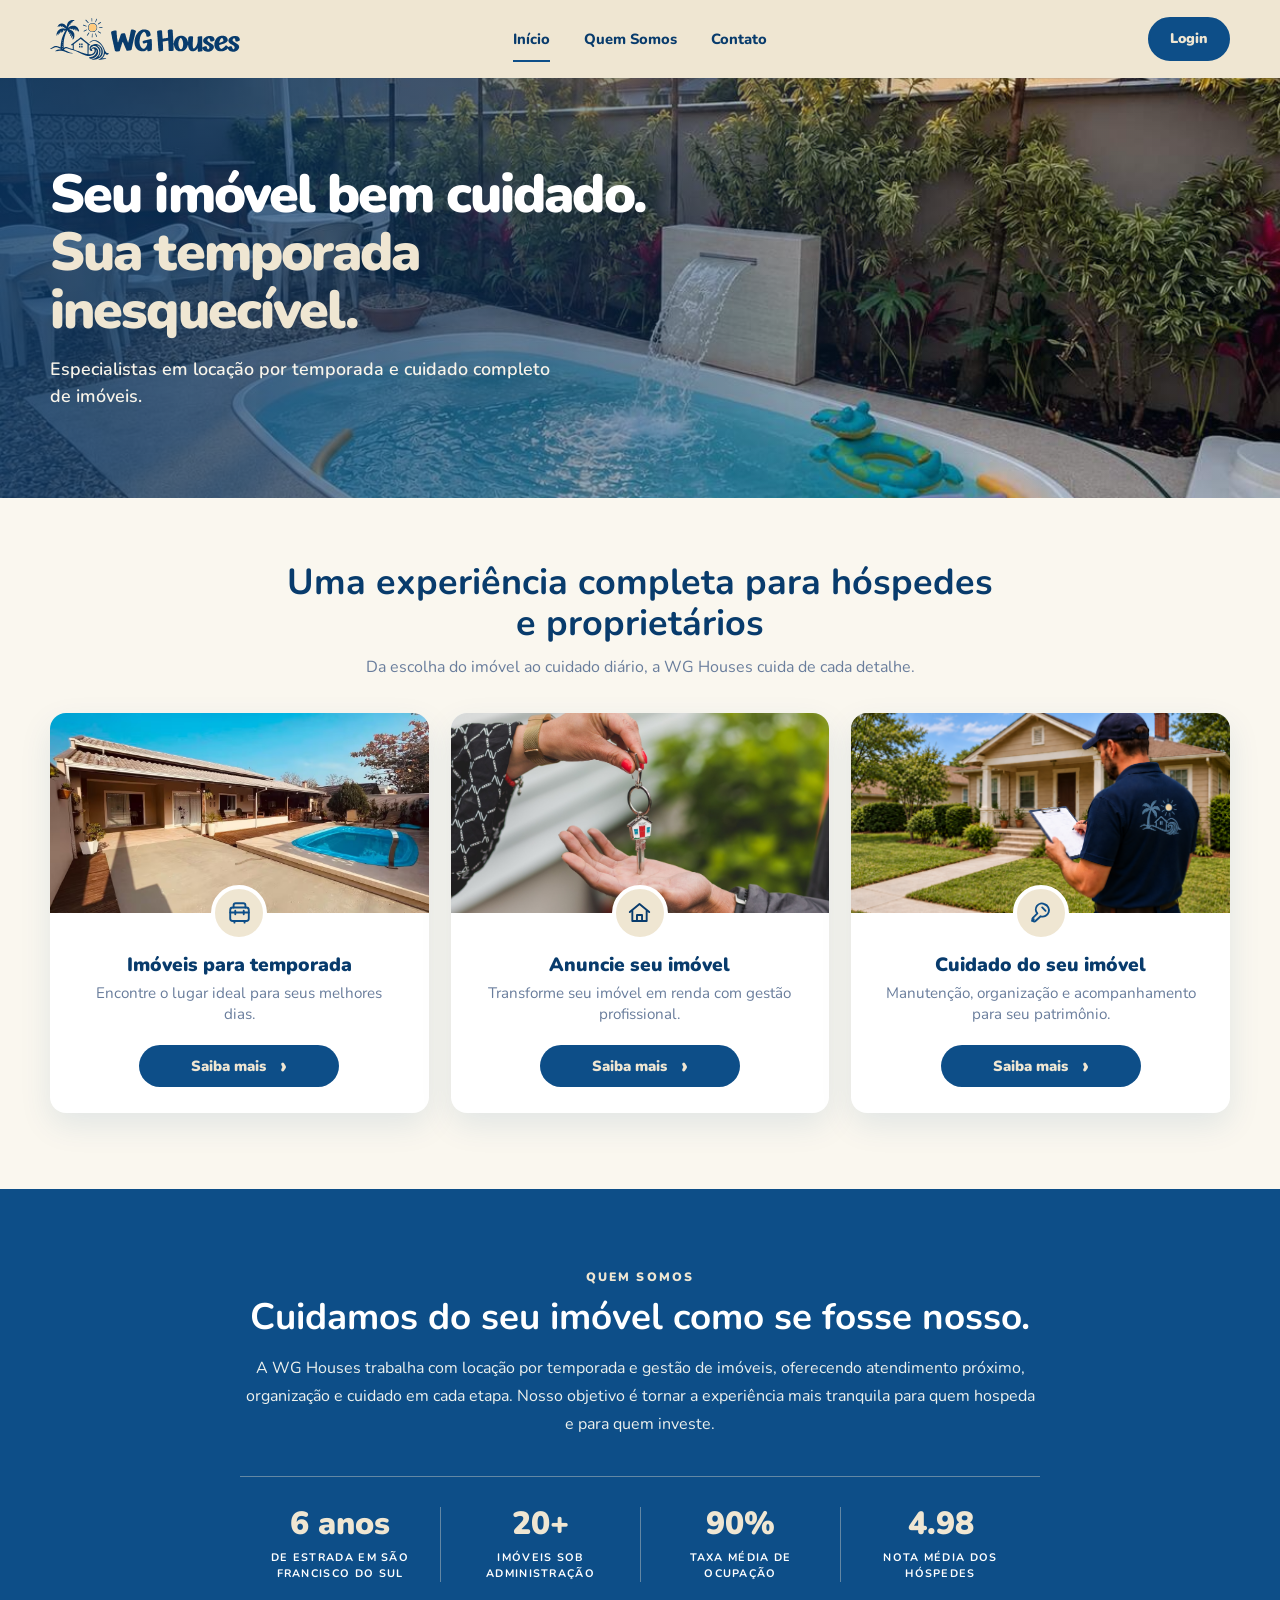
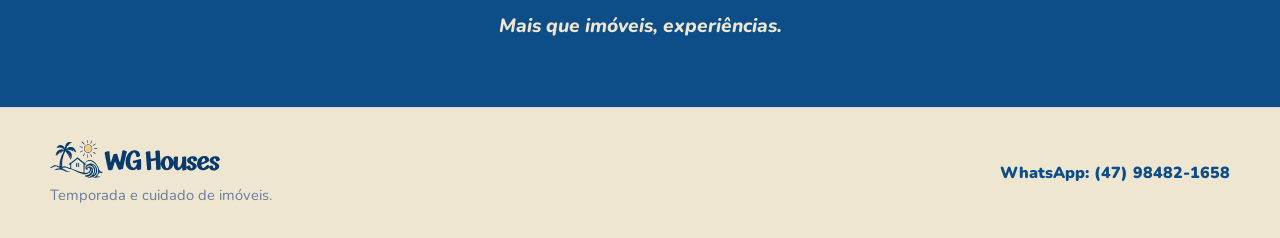
<file: index.html>
<!doctype html>
<html lang="pt-BR">
<head>
<meta charset="utf-8"><meta name="viewport" content="width=device-width, initial-scale=1">
<title>WG Houses | Temporada e cuidado de imóveis</title>
<meta name="description" content="Imóveis para temporada, gestão de locação e cuidado completo do seu imóvel.">
<link rel="icon" href="images/logo/favicon.png" type="image/png">
<link rel="preconnect" href="https://fonts.googleapis.com"><link rel="preconnect" href="https://fonts.gstatic.com" crossorigin>
<link href="https://fonts.googleapis.com/css2?family=Nunito:wght@400;600;700;800;900&display=swap" rel="stylesheet">
<style>
:root{--blue:#0d4e88;--blue-dark:#083b6c;--sand:#EFE6D2;--cream:#FAF7EF;--ink:#173552;--muted:#697d9c;--white:#fff;--header-h:78px;--wrap:1180px;--shadow:0 12px 32px rgba(13,78,136,.10)}*{box-sizing:border-box}html{scroll-behavior:smooth;scroll-padding-top:var(--header-h)}body{margin:0;overflow-x:hidden;color:var(--ink);font-family:"Nunito",system-ui,sans-serif;font-size:16px;line-height:1.5;background:var(--cream)}a{color:inherit}img{max-width:100%}.wrap{width:min(var(--wrap),calc(100% - 48px));margin-inline:auto}.header{position:fixed;inset:0 0 auto;z-index:50;height:var(--header-h);background:var(--sand);box-shadow:0 1px 0 rgba(13,78,136,.08)}.header-inner{height:100%;display:grid;grid-template-columns:1fr auto 1fr;align-items:center;gap:24px}.brand{display:inline-flex;align-items:center;width:190px;height:56px}.brand img{width:100%;height:100%;object-fit:contain;object-position:left center}.nav{height:100%;display:flex;align-items:center;gap:34px;font-size:.92rem;font-weight:800;color:var(--blue-dark)}.nav a{position:relative;display:flex;align-items:center;height:100%;text-decoration:none;white-space:nowrap}.nav a::after{content:"";position:absolute;left:50%;right:50%;bottom:16px;height:2px;background:var(--blue);transition:.25s ease}.nav a:hover::after,.nav a.active::after{left:0;right:0}.nav .nav-login{display:none}.login-link{justify-self:end;color:var(--sand);background:var(--blue);font-size:.88rem;font-weight:900;text-decoration:none;padding:9px 20px;border:2px solid var(--blue);border-radius:999px}.menu-toggle{display:none;border:0;background:transparent;padding:10px}.menu-toggle span{display:block;width:24px;height:3px;margin:5px;border-radius:2px;background:var(--blue)}main{padding-top:var(--header-h)}.hero{position:relative;min-height:420px;display:flex;align-items:center;background:url('images/home/hero-piscina.jpeg') center 55%/cover no-repeat}.hero-overlay{position:absolute;inset:0;background:linear-gradient(90deg,rgba(8,59,108,.78) 0%,rgba(8,59,108,.50) 42%,rgba(8,59,108,.08) 78%)}.hero-content{position:relative;z-index:1;padding:72px 0;color:var(--white)}.hero h1{margin:0;max-width:620px;font-size:clamp(2rem,1.35rem + 2.5vw,3.35rem);line-height:1.08;letter-spacing:-.035em;font-weight:900}.hero h1 span{color:var(--sand)}.hero p{margin:16px 0 0;max-width:510px;font-size:clamp(1rem,.92rem + .25vw,1.12rem);font-weight:600;color:#f8f4ea}.services{padding:64px 0 76px;background:var(--cream)}.section-heading{text-align:center;max-width:720px;margin:0 auto 34px}.section-heading h2{margin:0;color:var(--blue-dark);font-size:clamp(1.65rem,1.2rem + 1.4vw,2.25rem);line-height:1.15}.section-heading p{margin:10px auto 0;color:var(--muted);max-width:620px}.service-grid{display:grid;grid-template-columns:repeat(3,minmax(0,1fr));gap:22px}.service-card{position:relative;overflow:hidden;border-radius:16px;background:var(--white);box-shadow:var(--shadow);transition:transform .25s ease,box-shadow .25s ease}.service-card:hover{transform:translateY(-4px);box-shadow:0 20px 48px rgba(13,78,136,.15)}.service-card>img{display:block;width:100%;height:200px;object-fit:cover}.service-icon{position:absolute;left:50%;top:200px;width:56px;height:56px;transform:translate(-50%,-50%);display:grid;place-items:center;color:var(--blue);background:var(--sand);border:4px solid var(--white);border-radius:50%}.service-icon.house{color:var(--blue-dark)}.service-icon svg{width:27px;height:27px;fill:none;stroke:currentColor;stroke-width:2.25;stroke-linecap:round;stroke-linejoin:round}.service-body{padding:40px 24px 26px;text-align:center}.service-body h3{margin:0 0 6px;color:var(--blue-dark);font-size:1.2rem;line-height:1.25;font-weight:900}.service-body p{min-height:44px;margin:0 auto 18px;max-width:320px;color:var(--muted);font-size:.95rem;line-height:1.4}.service-body a{width:min(200px,100%);margin:auto;display:flex;justify-content:center;align-items:center;gap:14px;padding:10px 20px;border-radius:999px;background:var(--blue);color:var(--sand);font-size:.92rem;font-weight:900;text-decoration:none}.service-body a span{font-size:1.4rem;line-height:.7}.about{padding:78px 0 64px;background:var(--blue);color:var(--white)}.about-inner{width:min(800px,calc(100% - 48px));margin:auto;text-align:center}.about .eyebrow{color:var(--sand);margin:0 0 8px;font-size:.76rem;font-weight:900;text-transform:uppercase;letter-spacing:.18em}.about h2{margin:0 0 16px;font-size:clamp(1.6rem,1.1rem + 1.6vw,2.3rem);line-height:1.15}.about p{margin:0;font-size:1rem;line-height:1.75;color:#edf1ed}.stats{display:grid;grid-template-columns:repeat(4,1fr);margin:38px auto 0;max-width:1000px;border-top:1px solid rgba(239,230,210,.38);padding-top:30px}.stat{padding:0 20px}.stat+.stat{border-left:1px solid rgba(239,230,210,.38)}.stat strong{display:block;color:var(--sand);font-size:2rem;line-height:1.05;font-weight:900}.stat span{display:block;margin-top:9px;color:#fff;font-size:.68rem;line-height:1.45;text-transform:uppercase;letter-spacing:.12em;font-weight:700}.about-signature{margin:28px 0 0!important;color:var(--sand)!important;font-size:1.2rem!important;font-style:italic!important;font-weight:800!important}footer{background:var(--sand);border-top:1px solid rgba(13,78,136,.08)}.footer-inner{display:flex;align-items:center;justify-content:space-between;gap:24px;padding:32px 0}footer img{display:block;width:170px;height:auto}footer p{margin:6px 0 0;font-size:.92rem;color:var(--muted)}.footer-phone{color:var(--blue);font-size:1rem;font-weight:900;text-decoration:none}@media(max-width:980px){:root{--header-h:70px}.header-inner{grid-template-columns:1fr auto;gap:8px}.brand{width:160px;height:48px}.login-link{display:none}.menu-toggle{display:block;grid-column:2}.nav{position:fixed;left:14px;right:14px;top:calc(var(--header-h) + 6px);height:auto;display:none;flex-direction:column;align-items:stretch;gap:0;padding:8px;border-radius:14px;background:var(--sand);box-shadow:var(--shadow);font-size:1rem}.nav.open{display:flex}.nav a{height:auto;padding:13px 16px}.nav a::after{display:none}.nav .nav-login{display:flex;margin-top:6px;border-top:1px solid rgba(13,78,136,.12);color:var(--blue);font-weight:900}.hero{min-height:500px;align-items:flex-end;background-position:62% center}.hero-overlay{background:linear-gradient(180deg,rgba(8,59,108,.08),rgba(8,59,108,.84) 70%)}.hero-content{padding:0 0 42px}.service-grid{grid-template-columns:1fr;max-width:520px;margin-inline:auto}.service-card>img{height:220px}.service-icon{top:220px}.stats{grid-template-columns:repeat(2,1fr);gap:28px 0}.stat:nth-child(3){border-left:0}.stat:nth-child(3),.stat:nth-child(4){border-top:1px solid rgba(239,230,210,.38);padding-top:25px}}@media(max-width:580px){.wrap{width:calc(100% - 32px)}.brand{width:135px}.hero h1{font-size:2rem}.services{padding:48px 0 56px}.about{padding:58px 0 48px}.about-inner{width:calc(100% - 32px)}.stats{grid-template-columns:1fr;gap:20px}.stat,.stat:nth-child(3),.stat:nth-child(4){border-left:0;padding:0}.stat+.stat{border-left:0;border-top:1px solid rgba(239,230,210,.28);padding-top:20px}.footer-inner{flex-direction:column;text-align:center}}
</style>
</head>
<body><header class="header" id="inicio"><div class="header-inner wrap"><a class="brand" href="#inicio" aria-label="WG Houses — início"><img src="images/logo/logo-wg-houses-novo.svg" alt="WG Houses"></a><button class="menu-toggle" type="button" aria-expanded="false" aria-controls="menu-principal" aria-label="Abrir menu"><span></span><span></span><span></span></button><nav class="nav" id="menu-principal" aria-label="Navegação principal"><a class="active" href="#inicio">Início</a><a href="#quem-somos">Quem Somos</a><a href="contato.html">Contato</a><a class="nav-login" href="login.html">Login</a></nav><a class="login-link" href="login.html">Login</a></div></header><main><section class="hero" aria-labelledby="hero-title"><div class="hero-overlay"></div><div class="hero-content wrap"><h1 id="hero-title">Seu imóvel bem cuidado.<br><span>Sua temporada inesquecível.</span></h1><p>Especialistas em locação por temporada e cuidado completo de imóveis.</p></div></section><section class="services" id="imoveis" aria-label="Serviços WG Houses"><div class="section-heading"><h2>Uma experiência completa para hóspedes e proprietários</h2><p>Da escolha do imóvel ao cuidado diário, a WG Houses cuida de cada detalhe.</p></div><div class="service-grid wrap"><article class="service-card"><img src="images/home/imovel-temporada.jpg" alt="Casa com piscina disponível para temporada"><div class="service-icon" aria-hidden="true"><svg viewBox="0 0 32 32"><path d="M9 10V7.5A2.5 2.5 0 0 1 11.5 5h9A2.5 2.5 0 0 1 23 7.5V10"/><rect x="5" y="10" width="22" height="16" rx="3"/><path d="M5 16h22M11 14v4M21 14v4M10 26v2M22 26v2"/></svg></div><div class="service-body"><h3>Imóveis para temporada</h3><p>Encontre o lugar ideal para seus melhores dias.</p><a href="imoveis.html">Saiba mais <span>›</span></a></div></article><article class="service-card"><img src="images/home/anuncie-imovel.jpg" alt="Entrega das chaves de um imóvel"><div class="service-icon house" aria-hidden="true"><svg viewBox="0 0 32 32"><path d="M4.5 15.5 16 6l11.5 9.5"/><path d="M7.5 14v12h17V14M13 26v-7h6v7"/></svg></div><div class="service-body"><h3>Anuncie seu imóvel</h3><p>Transforme seu imóvel em renda com gestão profissional.</p><a href="https://wa.me/5547984821658?text=Ol%C3%A1%2C%20quero%20anunciar%20meu%20im%C3%B3vel%20com%20a%20WG%20Houses." target="_blank" rel="noopener">Saiba mais <span>›</span></a></div></article><article class="service-card"><img src="images/home/cuidado-imovel.png" alt="Profissional realizando a vistoria de um imóvel"><div class="service-icon" aria-hidden="true"><svg viewBox="0 0 32 32"><path d="M20.8 6.2a7 7 0 0 0-8.5 10.9L7 22.4a2.4 2.4 0 0 0 3.4 3.4l5.8-5.3a7 7 0 0 0 4.6-14.3Z"/><path d="m18 10 4 4M8 24l-2 2"/></svg></div><div class="service-body"><h3>Cuidado do seu imóvel</h3><p>Manutenção, organização e acompanhamento para seu patrimônio.</p><a href="https://wa.me/5547984821658?text=Ol%C3%A1%2C%20quero%20saber%20mais%20sobre%20a%20gest%C3%A3o%20do%20meu%20im%C3%B3vel." target="_blank" rel="noopener">Saiba mais <span>›</span></a></div></article></div></section><section class="about" id="quem-somos" aria-labelledby="about-title"><div class="about-inner"><p class="eyebrow">Quem somos</p><h2 id="about-title">Cuidamos do seu imóvel como se fosse nosso.</h2><p>A WG Houses trabalha com locação por temporada e gestão de imóveis, oferecendo atendimento próximo, organização e cuidado em cada etapa. Nosso objetivo é tornar a experiência mais tranquila para quem hospeda e para quem investe.</p><div class="stats" aria-label="Indicadores da WG Houses"><div class="stat"><strong>6 anos</strong><span>De estrada em São Francisco do Sul</span></div><div class="stat"><strong>20+</strong><span>Imóveis sob administração</span></div><div class="stat"><strong>90%</strong><span>Taxa média de ocupação</span></div><div class="stat"><strong>4.98</strong><span>Nota média dos hóspedes</span></div></div><p class="about-signature">Mais que imóveis, experiências.</p></div></section></main><footer><div class="footer-inner wrap"><div><img src="images/logo/logo-wg-houses-novo.svg" alt="WG Houses"><p>Temporada e cuidado de imóveis.</p></div><a class="footer-phone" href="https://wa.me/5547984821658" target="_blank" rel="noopener">WhatsApp: (47) 98482-1658</a></div></footer><script>const menuButton=document.querySelector('.menu-toggle');const nav=document.querySelector('.nav');if(menuButton&&nav){menuButton.addEventListener('click',()=>{const open=nav.classList.toggle('open');menuButton.setAttribute('aria-expanded',String(open))});nav.querySelectorAll('a').forEach(link=>link.addEventListener('click',()=>{nav.classList.remove('open');menuButton.setAttribute('aria-expanded','false')}))}</script></body></html>
</file>
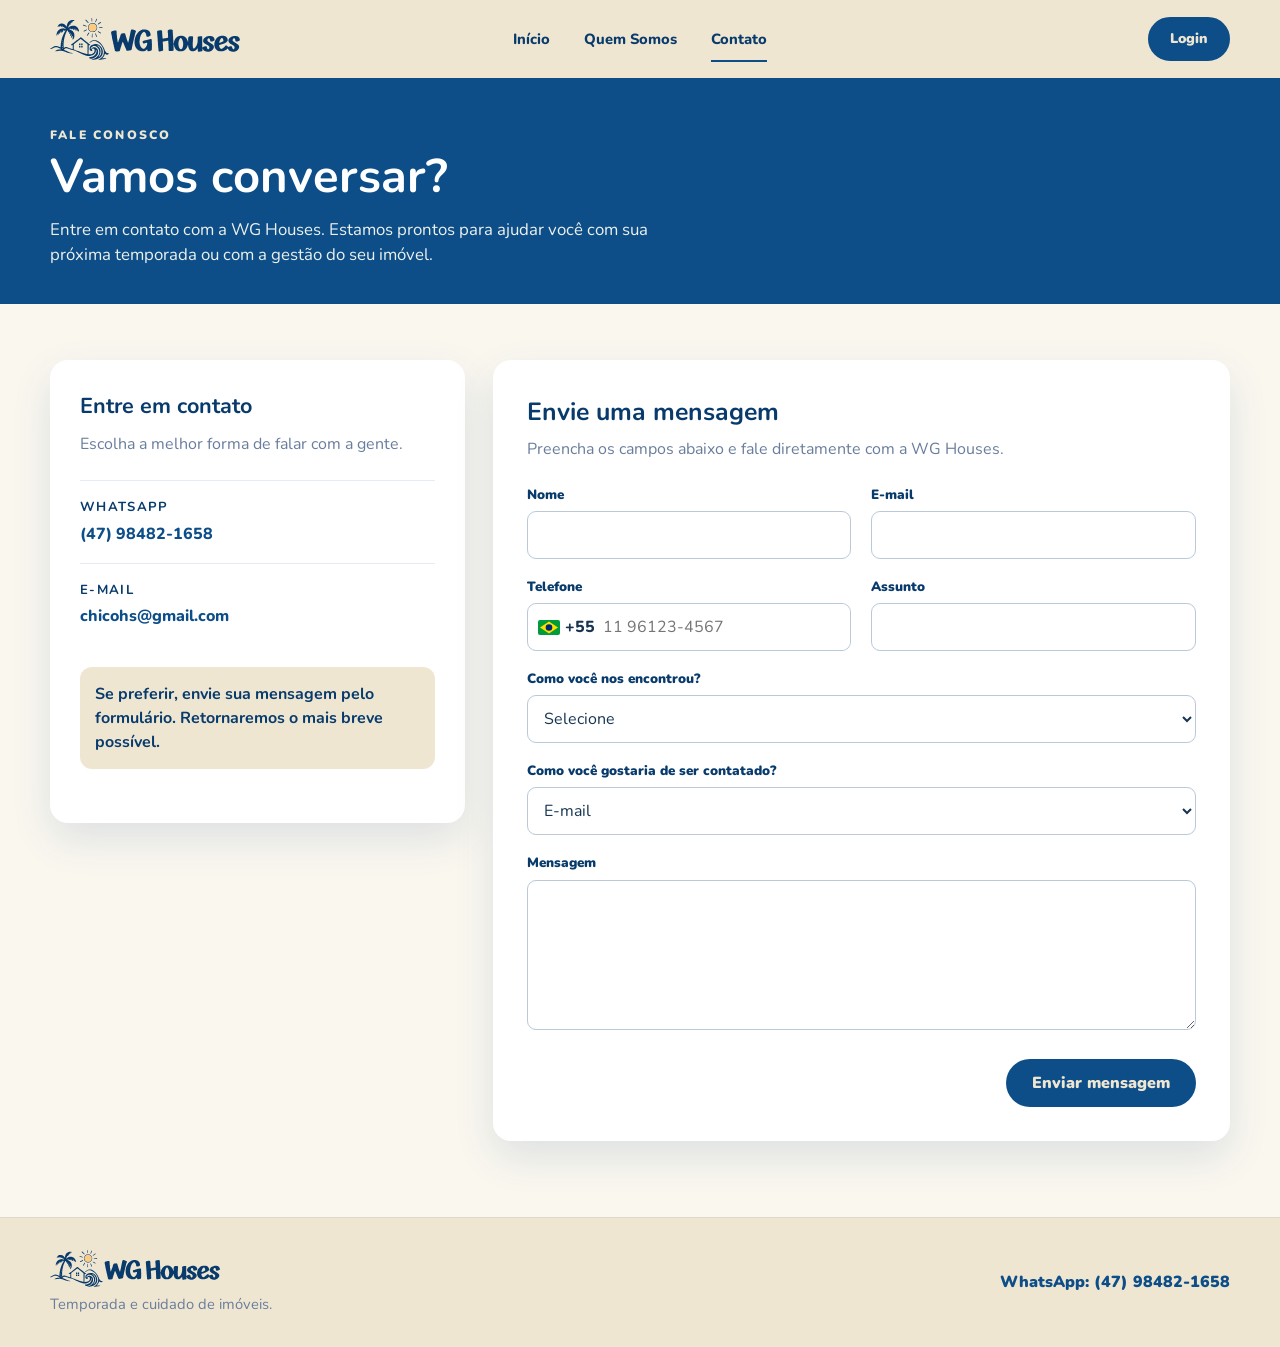
<file: contato.html>
<!doctype html>
<html lang="pt-BR">
<head>
<meta charset="utf-8">
<meta name="viewport" content="width=device-width, initial-scale=1">
<title>Contato | WG Houses</title>
<meta name="description" content="Fale com a WG Houses: imóveis para temporada, gestão de locação e cuidado completo do seu imóvel.">
<link rel="icon" href="images/logo/favicon.png" type="image/png">
<link rel="preconnect" href="https://fonts.googleapis.com">
<link rel="preconnect" href="https://fonts.gstatic.com" crossorigin>
<link href="https://fonts.googleapis.com/css2?family=Nunito:wght@400;600;700;800;900&display=swap" rel="stylesheet">
<style>
:root{--blue:#0d4e88;--blue-dark:#083b6c;--sand:#EFE6D2;--cream:#FAF7EF;--ink:#173552;--muted:#697d9c;--white:#fff;--danger:#b3402a;--line:#b9c9d8;--header-h:78px;--wrap:1180px;--shadow:0 16px 40px rgba(13,78,136,.12)}
*{box-sizing:border-box}[hidden]{display:none!important}html{scroll-behavior:smooth;scroll-padding-top:var(--header-h)}body{margin:0;color:var(--ink);font-family:"Nunito",system-ui,sans-serif;background:var(--cream);font-size:16px;line-height:1.5}.wrap{width:min(var(--wrap),calc(100% - 48px));margin-inline:auto}a{color:inherit}
.header{position:fixed;inset:0 0 auto;z-index:100;height:var(--header-h);background:var(--sand);box-shadow:0 1px 0 rgba(13,78,136,.08)}.header-inner{height:100%;display:grid;grid-template-columns:1fr auto 1fr;align-items:center;gap:24px}.brand{display:inline-flex;align-items:center;width:190px;height:56px}.brand img{width:100%;height:100%;object-fit:contain;object-position:left center}.nav{height:100%;display:flex;align-items:center;gap:34px;font-size:.92rem;font-weight:800;color:var(--blue-dark)}.nav a{position:relative;display:flex;align-items:center;height:100%;text-decoration:none;white-space:nowrap}.nav a::after{content:"";position:absolute;left:50%;right:50%;bottom:16px;height:2px;background:var(--blue);transition:.25s ease}.nav a:hover::after,.nav a.active::after{left:0;right:0}.nav .nav-login{display:none}.login-link{justify-self:end;color:var(--sand);background:var(--blue);font-size:.88rem;font-weight:900;text-decoration:none;padding:9px 20px;border:2px solid var(--blue);border-radius:999px}.menu-toggle{display:none;border:0;background:transparent;padding:10px;cursor:pointer;position:relative;z-index:110}.menu-toggle span{display:block;width:24px;height:3px;margin:5px;border-radius:2px;background:var(--blue)}
main{padding-top:var(--header-h)}.contact-hero{padding:48px 0 36px;background:var(--blue);color:var(--white)}.contact-hero .eyebrow{margin:0 0 8px;color:var(--sand);font-size:.76rem;font-weight:900;text-transform:uppercase;letter-spacing:.18em}.contact-hero h1{margin:0;font-size:clamp(2rem,1.35rem + 2vw,3rem);line-height:1.08}.contact-hero p{max-width:650px;margin:14px 0 0;color:#edf1ed;font-size:1.05rem}.contact-area{padding:56px 0 76px}.contact-grid{display:grid;grid-template-columns:.72fr 1.28fr;gap:28px;align-items:start}.info-card,.form-card{background:var(--white);border-radius:18px;box-shadow:var(--shadow)}.info-card{padding:30px}.info-card h2{margin:0 0 10px;color:var(--blue-dark);font-size:1.35rem}.info-card>p{margin:0 0 24px;color:var(--muted)}.info-item{padding:17px 0;border-top:1px solid #e5ebf0}.info-item strong{display:block;color:var(--blue-dark);font-size:.82rem;text-transform:uppercase;letter-spacing:.1em}.info-item a{display:block;margin-top:4px;color:var(--blue);font-weight:800;text-decoration:none}.info-note{margin-top:22px!important;padding:15px;border-radius:12px;background:var(--sand);color:var(--blue-dark)!important;font-weight:700}.form-card{padding:34px}.form-card h2{margin:0;color:var(--blue-dark);font-size:1.55rem}.form-card>p{margin:6px 0 24px;color:var(--muted)}.contact-form{display:grid;grid-template-columns:1fr 1fr;gap:18px 20px}.field.full{grid-column:1/-1}.field label{display:block;margin-bottom:6px;color:var(--blue-dark);font-size:.84rem;font-weight:900}.label-row{display:flex;justify-content:space-between;gap:10px;align-items:baseline}.hint{font-size:.72rem;color:var(--danger);font-weight:800}.field input,.field select,.field textarea{width:100%;padding:11px 12px;border:1px solid var(--line);border-radius:9px;background:#fff;color:var(--ink);font:inherit}.field textarea{min-height:150px;resize:vertical}.field input:focus,.field select:focus,.field textarea:focus{outline:0;border-color:var(--blue);box-shadow:0 0 0 3px rgba(13,78,136,.13)}.phone{display:flex;align-items:center;border:1px solid var(--line);border-radius:9px;background:#fff}.phone:focus-within{border-color:var(--blue);box-shadow:0 0 0 3px rgba(13,78,136,.13)}.phone-flag{padding:0 5px 0 10px}.phone-flag svg{display:block;width:22px;height:15px;border-radius:2px}.phone-ddi{font-weight:800;padding-right:6px}.phone input{border:0!important;box-shadow:none!important;padding-left:2px}.actions{display:flex;justify-content:flex-end;grid-column:1/-1;margin-top:4px}.btn-send{border:0;cursor:pointer;padding:12px 26px;border-radius:999px;background:var(--blue);color:var(--sand);font:inherit;font-weight:900}.btn-send:hover{background:var(--blue-dark)}.btn-send:disabled{opacity:.65;cursor:default}.form-status{grid-column:1/-1;padding:12px 14px;border-radius:9px;background:#fbeeea;color:var(--danger);font-size:.9rem}.sent{padding:44px 28px;text-align:center;background:var(--white);border-radius:18px;box-shadow:var(--shadow)}.sent h2{margin:0 0 8px;color:var(--blue-dark)}.sent p{margin:0 0 20px;color:var(--muted)}.sent a{display:inline-block;padding:11px 22px;border-radius:999px;background:var(--blue);color:var(--sand);font-weight:900;text-decoration:none}.hp{position:absolute;left:-9999px;width:1px;height:1px;overflow:hidden}footer{background:var(--sand);border-top:1px solid rgba(13,78,136,.08)}.footer-inner{display:flex;align-items:center;justify-content:space-between;gap:24px;padding:32px 0}footer img{display:block;width:170px;height:auto}footer p{margin:6px 0 0;font-size:.92rem;color:var(--muted)}.footer-phone{color:var(--blue);font-size:1rem;font-weight:900;text-decoration:none}
@media(max-width:980px){:root{--header-h:70px}.header-inner{grid-template-columns:1fr auto;gap:8px}.brand{width:160px;height:48px}.login-link{display:none}.menu-toggle{display:block}.nav{position:fixed;left:14px;right:14px;top:calc(var(--header-h) + 6px);height:auto;display:none;flex-direction:column;align-items:stretch;gap:0;padding:8px;border-radius:14px;background:var(--sand);box-shadow:var(--shadow);font-size:1rem;z-index:105}.nav.open{display:flex!important}.nav a{height:auto;padding:13px 16px}.nav a::after{display:none}.nav .nav-login{display:flex;margin-top:6px;border-top:1px solid rgba(13,78,136,.12);color:var(--blue);font-weight:900}.contact-grid{grid-template-columns:1fr}.contact-hero{padding:40px 0 32px}}
@media(max-width:650px){.wrap{width:calc(100% - 32px)}.brand{width:135px}.contact-area{padding:38px 0 54px}.contact-form{grid-template-columns:1fr}.field.full,.actions,.form-status{grid-column:auto}.form-card{padding:24px}.footer-inner{flex-direction:column;text-align:center}}
</style>
</head>
<body>
<header class="header">
<div class="header-inner wrap">
<a class="brand" href="index.html" aria-label="WG Houses — início"><img src="images/logo/logo-wg-houses-novo.svg" alt="WG Houses"></a>
<button class="menu-toggle" id="menuToggle" type="button" aria-expanded="false" aria-controls="menu-principal" aria-label="Abrir menu"><span></span><span></span><span></span></button>
<nav class="nav" id="menu-principal"><a href="index.html">Início</a><a href="index.html#quem-somos">Quem Somos</a><a class="active" href="contato.html" aria-current="page">Contato</a><a class="nav-login" href="login.html">Login</a></nav>
<a class="login-link" href="login.html">Login</a>
</div>
</header>
<main>
<section class="contact-hero"><div class="wrap"><p class="eyebrow">Fale conosco</p><h1>Vamos conversar?</h1><p>Entre em contato com a WG Houses. Estamos prontos para ajudar você com sua próxima temporada ou com a gestão do seu imóvel.</p></div></section>
<section class="contact-area"><div class="contact-grid wrap">
<aside class="info-card"><h2>Entre em contato</h2><p>Escolha a melhor forma de falar com a gente.</p><div class="info-item"><strong>WhatsApp</strong><a href="https://wa.me/5547984821658" target="_blank" rel="noopener">(47) 98482-1658</a></div><div class="info-item"><strong>E-mail</strong><a href="mailto:chicohs@gmail.com">chicohs@gmail.com</a></div><p class="info-note">Se preferir, envie sua mensagem pelo formulário. Retornaremos o mais breve possível.</p></aside>
<div class="form-card"><h2>Envie uma mensagem</h2><p>Preencha os campos abaixo e fale diretamente com a WG Houses.</p>
<form class="contact-form" id="contactForm" novalidate>
<div class="field"><div class="label-row"><label for="nome">Nome</label><span class="hint" id="h-nome" hidden>Preencha este campo.</span></div><input type="text" id="nome" name="nome" autocomplete="name" maxlength="120"></div>
<div class="field"><div class="label-row"><label for="email">E-mail</label><span class="hint" id="h-email" hidden>Preencha este campo.</span></div><input type="email" id="email" name="email" autocomplete="email" maxlength="160"></div>
<div class="field"><div class="label-row"><label for="telefone">Telefone</label><span class="hint" id="h-telefone" hidden>Preencha este campo.</span></div><div class="phone" id="phoneBox"><span class="phone-flag" aria-hidden="true"><svg viewBox="0 0 22 15"><rect width="22" height="15" fill="#009c3b"/><path d="M11 1.6 20 7.5 11 13.4 2 7.5Z" fill="#ffdf00"/><circle cx="11" cy="7.5" r="3.3" fill="#002776"/></svg></span><span class="phone-ddi">+55</span><input type="tel" id="telefone" name="telefone" inputmode="tel" autocomplete="tel-national" placeholder="11 96123-4567" maxlength="14"></div></div>
<div class="field"><div class="label-row"><label for="assunto">Assunto</label><span class="hint" id="h-assunto" hidden>Preencha este campo.</span></div><input type="text" id="assunto" name="assunto" maxlength="140"></div>
<div class="field full"><label for="origem">Como você nos encontrou?</label><select id="origem" name="origem"><option value="">Selecione</option><option value="Google">Google</option><option value="Facebook">Facebook</option><option value="Instagram">Instagram</option><option value="TikTok">TikTok</option><option value="Já sou cliente">Já sou cliente</option><option value="Indicação">Indicação. De quem?</option><option value="Outro site, blog ou fórum">Outro site, blog ou fórum. Qual?</option></select></div>
<div class="field full" id="origemExtraWrap" hidden><div class="label-row"><label for="origemExtra" id="origemExtraLabel">Quem indicou você?</label><span class="hint" id="h-origemExtra" hidden>Preencha este campo.</span></div><input type="text" id="origemExtra" name="origemExtra" maxlength="120"></div>
<div class="field full"><label for="contatoPref">Como você gostaria de ser contatado?</label><select id="contatoPref" name="contatoPref"><option value="Email">E-mail</option><option value="Telefone">Telefone</option><option value="WhatsApp">WhatsApp</option></select></div>
<div class="field full"><div class="label-row"><label for="mensagem">Mensagem</label><span class="hint" id="h-mensagem" hidden>Preencha este campo.</span></div><textarea id="mensagem" name="mensagem" maxlength="3000"></textarea></div>
<div class="hp" aria-hidden="true"><label for="empresa">Não preencha este campo</label><input type="text" id="empresa" name="empresa" tabindex="-1" autocomplete="off"></div><div class="actions"><button type="submit" class="btn-send" id="btnSend">Enviar mensagem</button></div><div class="form-status" id="formStatus" role="alert" hidden></div>
</form></div></div>
<div class="sent wrap" id="sentBox" role="status" hidden><h2>Mensagem enviada!</h2><p id="sentText">Recebemos o seu contato e responderemos em breve.</p><a href="index.html">Voltar para o início</a></div>
</section>
</main>
<footer><div class="footer-inner wrap"><div><img src="images/logo/logo-wg-houses-novo.svg" alt="WG Houses"><p>Temporada e cuidado de imóveis.</p></div><a class="footer-phone" href="https://wa.me/5547984821658" target="_blank" rel="noopener">WhatsApp: (47) 98482-1658</a></div></footer>
<script>
(function(){
  const toggle=document.getElementById('menuToggle');
  const nav=document.getElementById('menu-principal');
  if(toggle&&nav){
    toggle.addEventListener('click',function(){
      const open=nav.classList.toggle('open');
      toggle.setAttribute('aria-expanded',open?'true':'false');
      toggle.setAttribute('aria-label',open?'Fechar menu':'Abrir menu');
    });
    nav.querySelectorAll('a').forEach(function(link){link.addEventListener('click',function(){nav.classList.remove('open');toggle.setAttribute('aria-expanded','false');toggle.setAttribute('aria-label','Abrir menu');});});
  }
})();

const EMAIL_DESTINO='chicohs@gmail.com';
const ENDPOINT='https://formsubmit.co/ajax/'+EMAIL_DESTINO;
const WHATSAPP='https://wa.me/5547984821658';
function formatarTelefone(v){const d=v.replace(/\D/g,'').slice(0,11),ddd=d.slice(0,2),resto=d.slice(2);if(!resto)return ddd;const corte=resto[0]==='9'?5:4;return ddd+' '+(resto.length>corte?resto.slice(0,corte)+'-'+resto.slice(corte):resto)}
function telefoneValido(v){const d=v.replace(/\D/g,'');return(d.length===10||d.length===11)&&d[0]!=='0'}
function emailValido(v){return/^[^\s@]+@[^\s@]+\.[^\s@]{2,}$/.test(v.trim())}
const $=id=>document.getElementById(id);
const form=$('contactForm'),origem=$('origem'),origemExtraWrap=$('origemExtraWrap'),origemExtra=$('origemExtra'),origemExtraLabel=$('origemExtraLabel'),telefone=$('telefone'),btnSend=$('btnSend'),formStatus=$('formStatus');
const EXTRAS={'Indicação':{rotulo:'Quem indicou você?',dica:'Nome de quem indicou',chave:'Quem indicou'},'Outro site, blog ou fórum':{rotulo:'Qual site, blog ou fórum?',dica:'Nome ou endereço do site',chave:'Site, blog ou fórum'}};
origem.addEventListener('change',()=>{const extra=EXTRAS[origem.value];origemExtraWrap.hidden=!extra;if(extra){origemExtraLabel.textContent=extra.rotulo;origemExtra.placeholder=extra.dica;origemExtra.focus()}else{origemExtra.value='';marcar('origemExtra',true)}});
telefone.addEventListener('input',()=>telefone.value=formatarTelefone(telefone.value));
function marcar(id,ok,msg){const campo=$(id),dica=$('h-'+id),alvo=id==='telefone'?$('phoneBox'):campo;if(id==='telefone')alvo.classList.toggle('invalid',!ok);else campo.setAttribute('aria-invalid',String(!ok));if(dica){dica.hidden=ok;if(!ok&&msg)dica.textContent=msg}}
const REGRAS=[{id:'nome',ok:v=>v.trim().length>=2},{id:'email',ok:emailValido,vazio:'Preencha este campo.',invalido:'Informe um e-mail válido.'},{id:'telefone',ok:telefoneValido,vazio:'Preencha este campo.',invalido:'Informe DDD e número.'},{id:'assunto',ok:v=>v.trim().length>=2},{id:'mensagem',ok:v=>v.trim().length>=5},{id:'origemExtra',ok:v=>v.trim().length>=2,so_se_visivel:true}];
function validar(){let primeiroErro=null;REGRAS.forEach(r=>{if(r.so_se_visivel&&origemExtraWrap.hidden)return;const valor=$(r.id).value,ok=r.ok(valor);marcar(r.id,ok,valor.trim()?(r.invalido||'Preencha este campo.'):(r.vazio||'Preencha este campo.'));if(!ok&&!primeiroErro)primeiroErro=$(r.id)});if(primeiroErro)primeiroErro.focus();return!primeiroErro}
REGRAS.forEach(r=>$(r.id).addEventListener('input',()=>{if(r.ok($(r.id).value))marcar(r.id,true)}));
form.addEventListener('submit',async e=>{
 e.preventDefault();
 if($('empresa').value)return;
 formStatus.hidden=true;
 if(!validar())return;
 const extra=EXTRAS[origem.value],assunto=$('assunto').value.trim();
 const dados={_subject:'Contato pelo site WG Houses — '+assunto,_template:'table',_captcha:'false',Nome:$('nome').value.trim(),email:$('email').value.trim(),Telefone:'+55 '+telefone.value,Assunto:assunto,Mensagem:$('mensagem').value.trim(),'Como nos encontrou':origem.value||'Não informado','Como prefere ser contatado':$('contatoPref').value};
 if(extra)dados[extra.chave]=origemExtra.value.trim();
 btnSend.disabled=true;btnSend.textContent='Enviando…';
 try{
   const resp=await fetch(ENDPOINT,{method:'POST',headers:{'Content-Type':'application/json',Accept:'application/json'},body:JSON.stringify(dados)});
   const json=await resp.json().catch(()=>({}));
   if(!resp.ok||!(json.success===true||json.success==='true'))throw new Error(json.message||'falha no envio');
   $('sentText').textContent='Recebemos o seu contato e responderemos por '+$('contatoPref').value+' em breve.';
   form.hidden=true;$('sentBox').hidden=false;$('sentBox').scrollIntoView({behavior:'smooth',block:'center'});
 }catch(erro){
   formStatus.innerHTML='Não foi possível enviar a mensagem agora. Tente novamente em instantes ou fale com a gente pelo <a href="'+WHATSAPP+'" target="_blank" rel="noopener">WhatsApp</a>.';
   formStatus.hidden=false;
 }finally{
   btnSend.disabled=false;btnSend.textContent='Enviar mensagem';
 }
});
</script>
</body>
</html>
</file>
